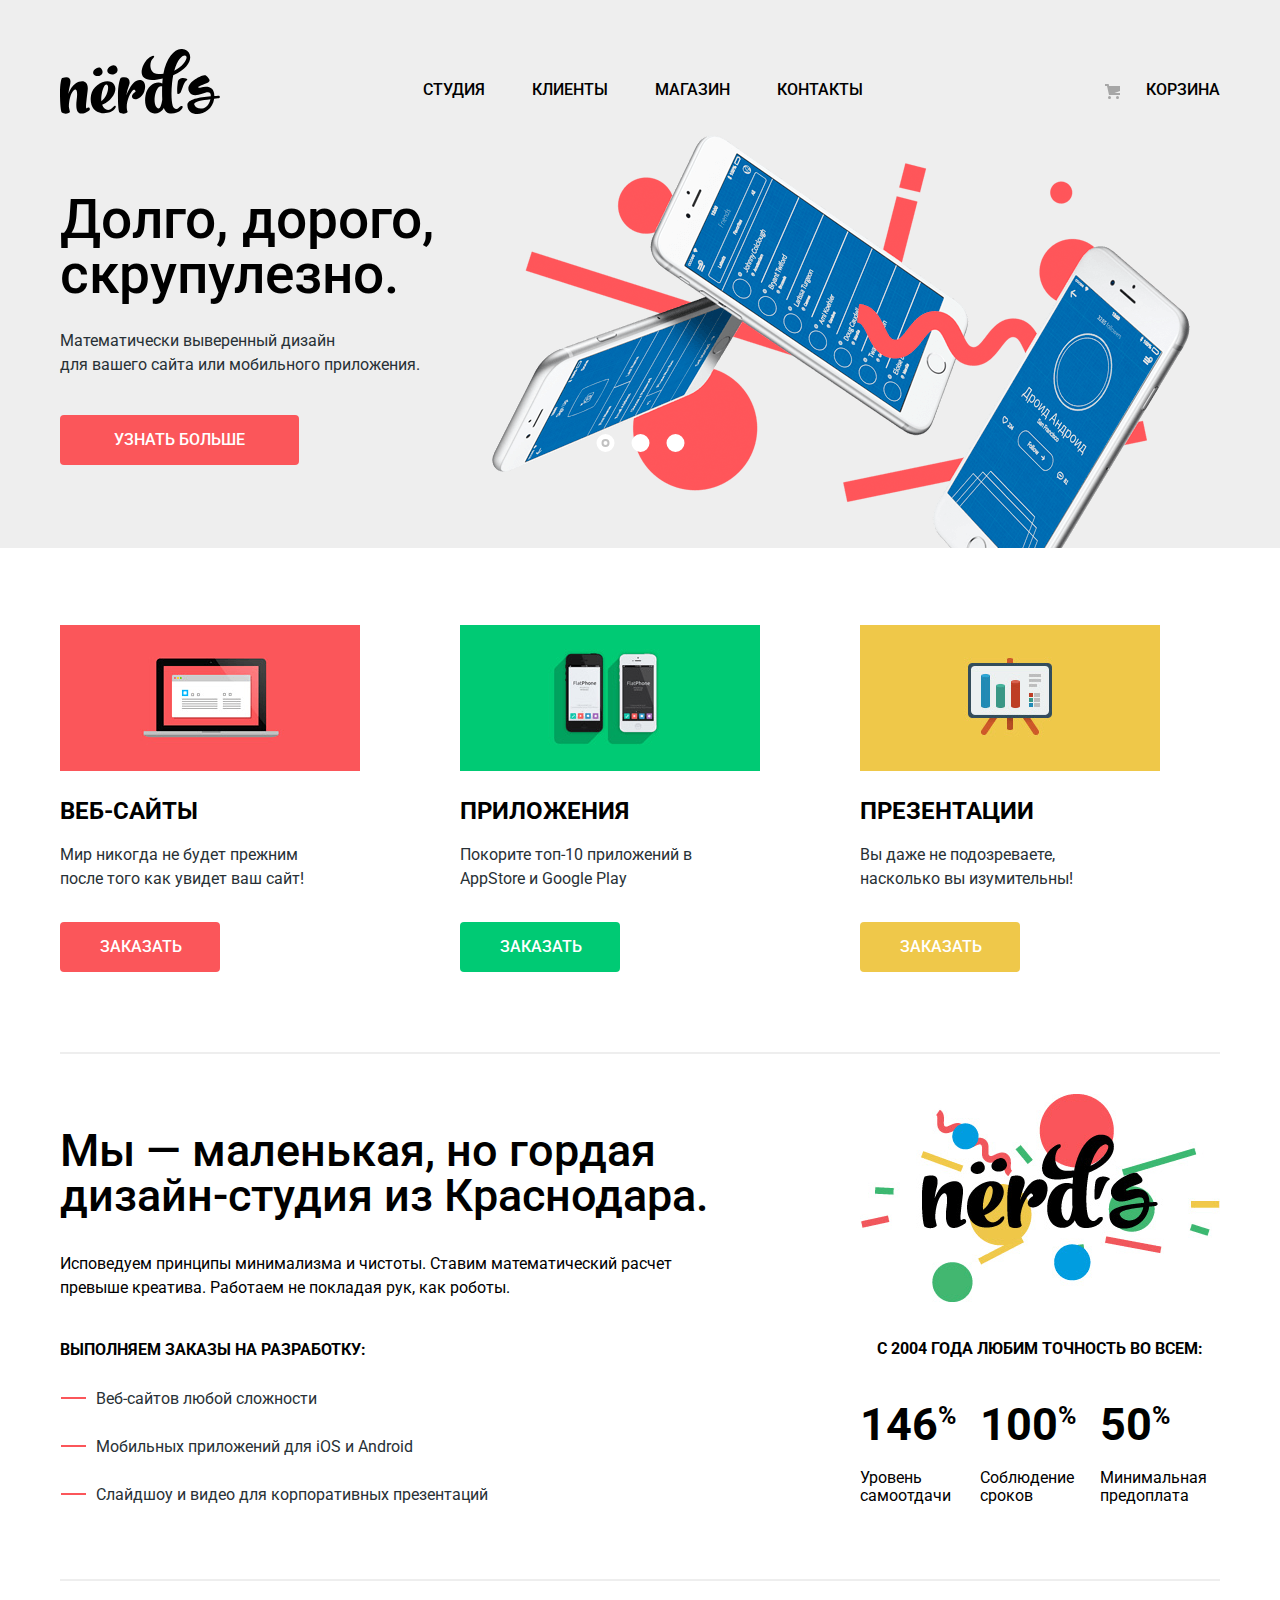
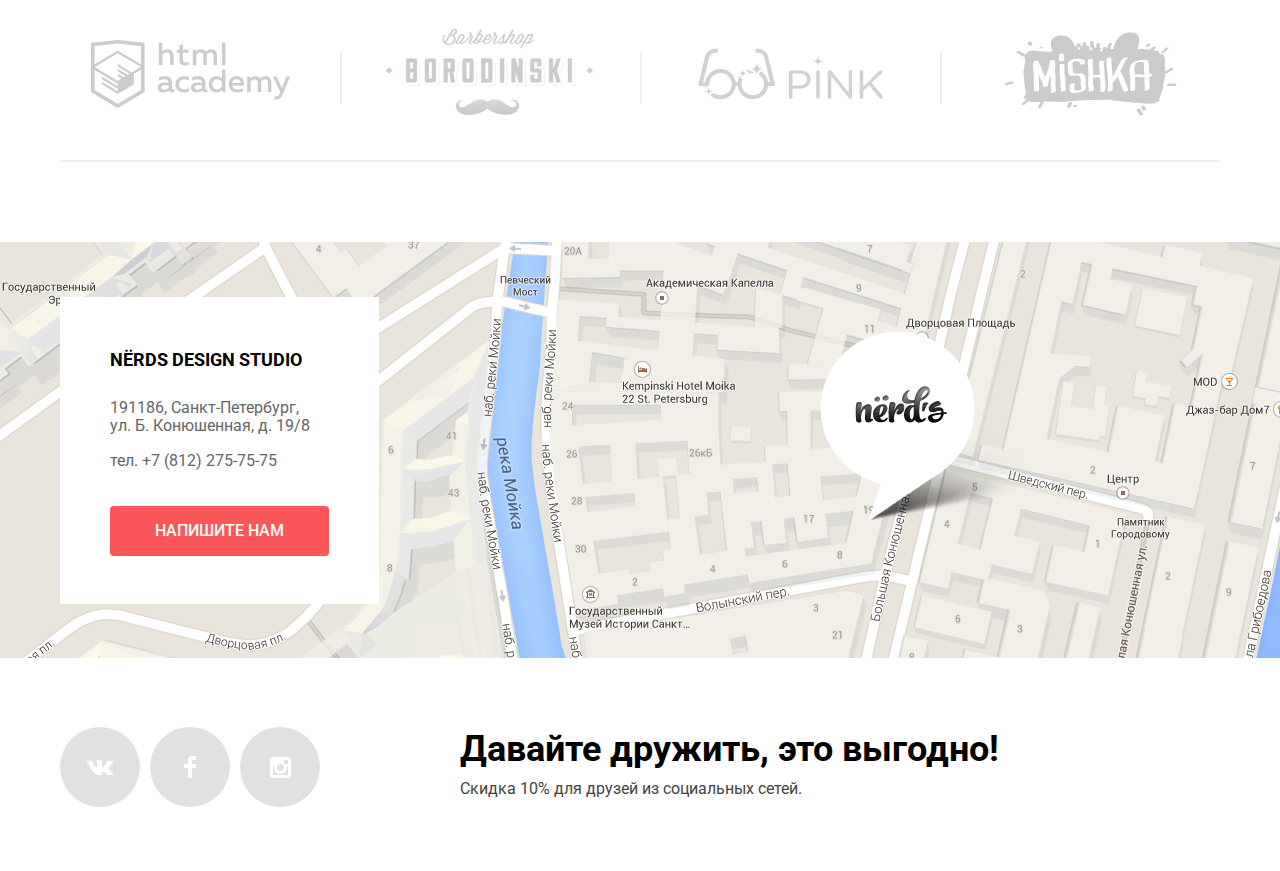
<file: index.html>
<!DOCTYPE html>
<html lang="ru">
  <head>
    <meta charset="utf-8">
    <title>Сайт компании Нёрдс</title>
    <link rel="stylesheet" href="css/min.normalize.css">
    <link rel="stylesheet" href="css/min.style.css">
    <link rel="icon" type="image/svg+xml" sizes="32x32" href="img/svg/nerds-logo.svg">
    <link rel="icon" type="image/svg+xml" sizes="16x16" href="img/svg/nerds-logo.svg">
    <link href="https://fonts.googleapis.com/css?family=Roboto:400,500,700&display=swap&subset=cyrillic" rel="stylesheet">
  </head>
  <body>
    <header class="page-header">
      <nav class="navigation">
        <a class="navigation-logo__link" href="index.html">
          <img src="img/svg/nerds-logo.svg" width="160" height="65" alt="Логотип Дизайн-студии «Нёрдс»">
        </a>
        <ul class="navigation__list">
          <li class="navigation__item"><a class="navigation__link" href="">Студия</a></li>
          <li class="navigation__item"><a class="navigation__link" href="">Клиенты</a></li>
          <li class="navigation__item"><a class="navigation__link" href="catalog.html">Магазин</a></li>
          <li class="navigation__item"><a class="navigation__link" href="">Контакты</a></li>
        </ul>
        <ul class="user-menu">
          <li class="user-menu__item">
            <a class="user-menu__link user-menu__link--cart" href="">Корзина</a>
          </li>
        </ul>
      </nav>
    </header>
    <main class="page-container">

      <h1 class="visually-hidden">Дизайн-студия «Нёрдс»</h1>
      <!-- Slider - Слайдеры -->
      <section class="slider">
        <h2 class="visually-hidden">Слайдеры</h2>

        <div class="slider__item slider__item--active">
          <p class="slider__appeal">Долго, дорого, <br> скрупулезно.</p>
          <p class="slider__text">Математически выверенный дизайн <br>
          для вашего сайта или мобильного приложения.</p>
          <a class="button slider__button" href="">Узнать больше</a>
        </div>
        <div class="slider__item">
          <p class="slider__appeal">Любим математику как никто другой</p>
          <p class="slider__text">Никакого креатива, только математические формулы для расчета идеальных пропорций.</p>
          <a class="button slider__button" href="">Узнать больше</a>
        </div>
        <div class="slider__item">
          <p class="slider__appeal">Только ночь, <br> только хардкор</p>
          <p class="slider__text">Работать днем, как все? Мы против этого. <br>
          Ближе к полуночи работа только начинается.</p>
          <a class="button slider__button" href="">Узнать больше</a>
        </div>

        <div class="slider__controls">
          <input type="radio" id="btn-1" class="slider__toggle visually-hidden" name="toggle" checked="">
          <label for="btn-1" class="slider__toggle-label"></label>
          <input type="radio" id="btn-2" class="slider__toggle visually-hidden" name="toggle">
          <label for="btn-2" class="slider__toggle-label"></label>
          <input type="radio" id="btn-3" class="slider__toggle visually-hidden" name="toggle">
          <label for="btn-3" class="slider__toggle-label"></label>
        </div>
      </section>
      <!-- Container - Контейнер центратор -->
      <div class="container">
        <!-- Service - Список возможнойстей студии -->
        <section class="service">
          <h2 class="visually-hidden">Список возможностей студии</h2>

          <ul class="service__list">
            <li class="service__item">
              <h3 class="service__title">Веб-сайты</h3>
              <img class="sevice__img" src="img/illustration-1.png" width="300" height="146" alt="Изображение Веб-сайтов">
              <p class="service__text">Мир никогда не будет прежним после того как увидет ваш сайт!</p>
              <a class="button button--red service__button" href="">Заказать</a>
            </li>

            <li class="service__item">
              <h3 class="service__title">Приложения</h3>
              <img class="sevice__img" src="img/illustration-2.png" width="300" height="146" alt="Изображение Приложений">
              <p class="service__text">Покорите топ-10 приложений в AppStore и Google Play</p>
              <a class="button button--green service__button" href="">Заказать</a>
            </li>

            <li class="service__item">
              <h3 class="service__title">Презентации</h3>
              <img class="sevice__img" src="img/illustration-3.png" width="300" height="146" alt="Изображение Презентаций">
              <p class="service__text">Вы даже не подозреваете, насколько вы изумительны!</p>
              <a class="button button--yellow service__button" href="">Заказать</a>
            </li>
          </ul>
        </section>
        <!-- Studio - Информация о студии -->
        <section class="studio">
          <h2 class="visually-hidden"> Информация о студии</h2>

          <div class="about-us">
            <p class="about-us__desc">Мы — маленькая, но гордая дизайн-студия из Краснодара.</p>

            <p class="about-us__text about-us__text--small">Исповедуем принципы минимализма и чистоты. Ставим математический расчет превыше креатива. Работаем не покладая рук, как роботы.</p>

            <p class="about-us__text about-us__text--bold">Выполняем заказы на разработку:</p>
            <ul class="about-us__list">
              <li class="about-us__item">Веб-сайтов любой сложности</li>
              <li class="about-us__item">Мобильных приложений для iOS и Android</li>
              <li class="about-us__item">Слайдшоу и видео для корпоративных презентаций</li>
            </ul>
          </div>
          <div class="statistics">
            <img src="img/nerds-illustration.png" width="360" height="208" alt="Логотип Дизайн-студии «Нёрдс»">
            <p class="statistics__text statistics__text--bold">с 2004 года любим точность во всем:</p>
            <ul class="statistics__list">
              <li class="statistics__item">
                <p class="statistics__percent">146<sup>%</sup></p>
                <p class="statistics__desc">Уровень самоотдачи</p>
              </li>
              <li class="statistics__item">
                <p class="statistics__percent">100<sup>%</sup></p>
                <p class="statistics__desc">Соблюдение сроков</p>
              </li>
              <li class="statistics__item">
                <p class="statistics__percent">50<sup>%</sup></p>
                <p class="statistics__desc">Минимальная предоплата</p>
              </li>
            </ul>
          </div>
        </section>
        <!-- Partners - Список партнеров -->
        <section class="partners">
          <h2 class="visually-hidden">Список партнеров</h2>

          <ul class="partners__list">
            <li class="partners__item">
              <a href="https://htmlacademy.ru/intensive/htmlcss">
                <img class="partners__img" src="img/partners/htmlacademy-logo1.png" width="199" height="68" alt="HTML Академия">
              </a>
            </li>
            <li class="partners__item">
              <a href=""><img class="partners__img" src="img/partners/barbershop-logo1.png" width="209" height="90" alt="Барбершоп «Бородинский»"></a>
            </li>
            <li class="partners__item">
              <a href=""><img class="partners__img" src="img/partners/pink-logo1.png" width="185" height="52" alt="Приложение Pink"></a>
            </li>
            <li class="partners__item">
              <a href=""><img class="partners__img" src="img/partners/mishka-logo1.png" width="173" height="84" alt="Магазин Мишка"></a>
            </li>
          </ul>
        </section>
      </div>
      <!-- Contacts - Контактная информация -->
      <section class="contacts">

        <h2 class="visually-hidden">Контактная информация</h2>

        <div class="contacts__map-container">
          <img src="img/map/map.png" width="1440" height="416" alt="Дизайн-студия NЁRDS расположена по адресу г. Санкт-Петербург, ул. Б. Конюшенная, д. 19/8">
        </div>

        <iframe class="contacts__map" src="https://www.google.com/maps/embed?pb=!1m18!1m12!1m3!1d1998.6037872533248!2d30.320858716177124!3d59.93871648187619!2m3!1f0!2f0!3f0!3m2!1i1024!2i768!4f13.1!3m3!1m2!1s0x4696310fca145cc1%3A0x42b32648d8238007!2z0JHQvtC70YzRiNCw0Y8g0JrQvtC90Y7RiNC10L3QvdCw0Y8g0YPQuy4sIDE5LzgsINCh0LDQvdC60YIt0J_QtdGC0LXRgNCx0YPRgNCzLCAxOTExODY!5e0!3m2!1sru!2sru!4v1581432568932!5m2!1sru!2sru"
        allowfullscreen="">
        </iframe>

        <div class="container">
          <div class="contacts__container">
            <div class="feedback">
              <h3 class="feedback__title">Nёrds design studio</h3>
              <p class="feedback__adress">191186, Санкт-Петербург, ул. Б.&nbsp;Конюшенная, д. 19/8</p>
              <a class="feedback__phone" href="tel:+7(812)275-75-75">тел. +7 (812) 275-75-75</a>

              <a class="button feedback__button" href="https://writeus.html">Напишите нам</a>
            </div>
          </div>
        </div>
      </section>
    </main>
    <!-- Footer - Подвал -->
    <footer class="page-footer">
      <div class="prompt">
        <p class="prompt__appeal">Давайте дружить, это выгодно!</p>
        <p class="prompt__discount">Скидка 10% для друзей из социальных сетей.</p>
      </div>

      <ul class="socials__list">
        <li class="socials__item">
          <a class="socials__link socials__link--vk" href=""><span class="visually-hidden">ссылка на аккаунт ВКонтакте</span></a>
        </li>
        <li class="socials__item">
          <a class="socials__link socials__link--fb" href=""><span class="visually-hidden">ссылка на аккаунт Фейсбук</span></a>
        </li>
        <li class="socials__item">
          <a class="socials__link socials__link--insta" href=""><span class="visually-hidden">ссылка на аккаунт Инстаграм</span></a>
        </li>
      </ul>
    </footer>
    <!-- Popup - Модальное окно -->
    <section class="popup">

      <h2 class="visually-hidden">Форма обратной связи</h2>

      <div class="message">
        <form  class="message__form" action="https://echo.htmlacademy.ru" method="post">

          <button class="popup__button-close" type="button" aria-label="Закрыть форму"></button>

          <p class="message__title">Напишите нам</p>

          <ul class="message__list">
            <li class="message__item">
              <label class="message__label" for="name">Ваше имя:</label>
              <input class="message__input" type="text" name="name" id="name" placeholder="Имя Фамилия">
            </li>
            <li class="message__item">
              <label class="message__label" for="mail">Ваш e-mail:</label>
              <input class="message__input" type="email" name="mail" id="mail" placeholder="email@example.com">
            </li>
            <li class="message__item message__letter">
              <label class="message__label" for="letter">Текст письма:</label>
              <textarea class="message__textarea" name="letter" id="letter" rows="5" placeholder="В свободной форме"></textarea>
            </li>
          </ul>

          <input class="button message__button"  type="submit" value="Отправить" aria-label="Отправить данные">
        </form>
      </div>
    </section>

    <script src="js/min.popup.js"></script>
    <script src="js/min.slider.js"></script>
  </body>
</html>
</file>
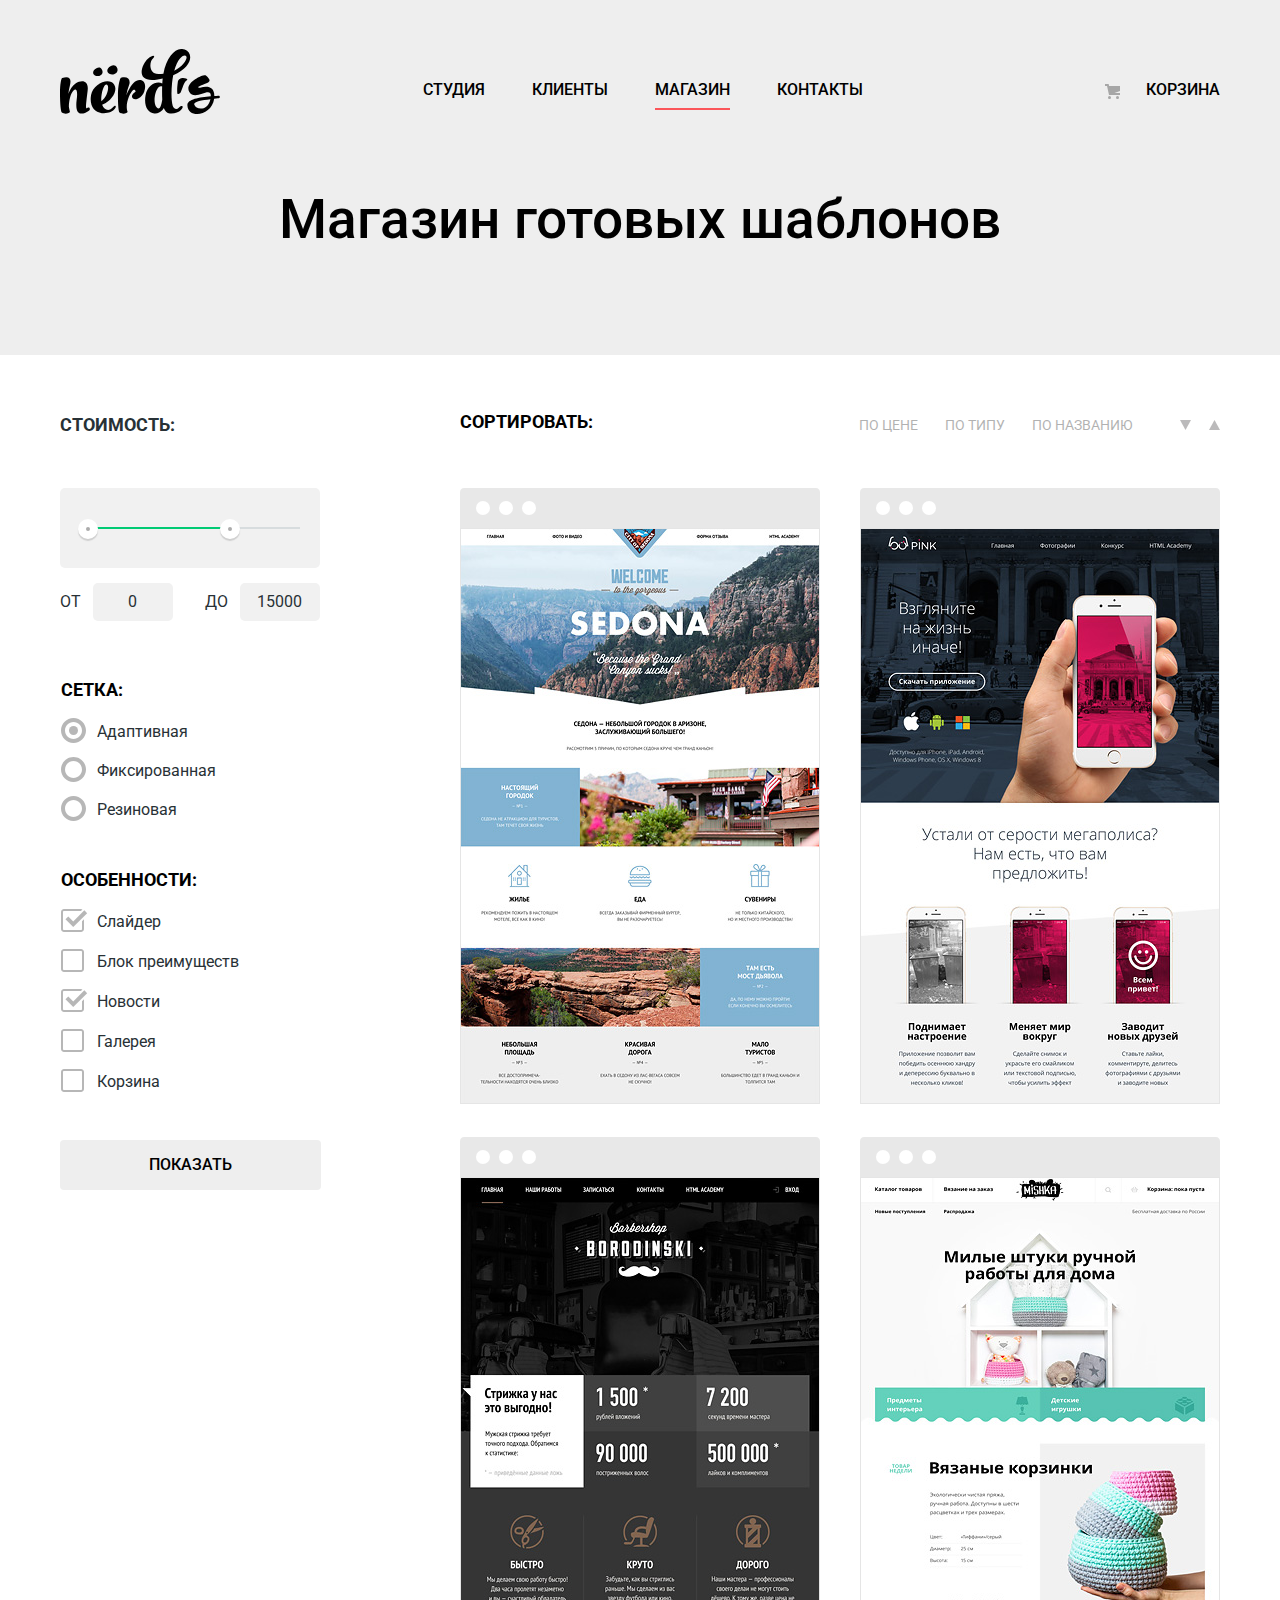
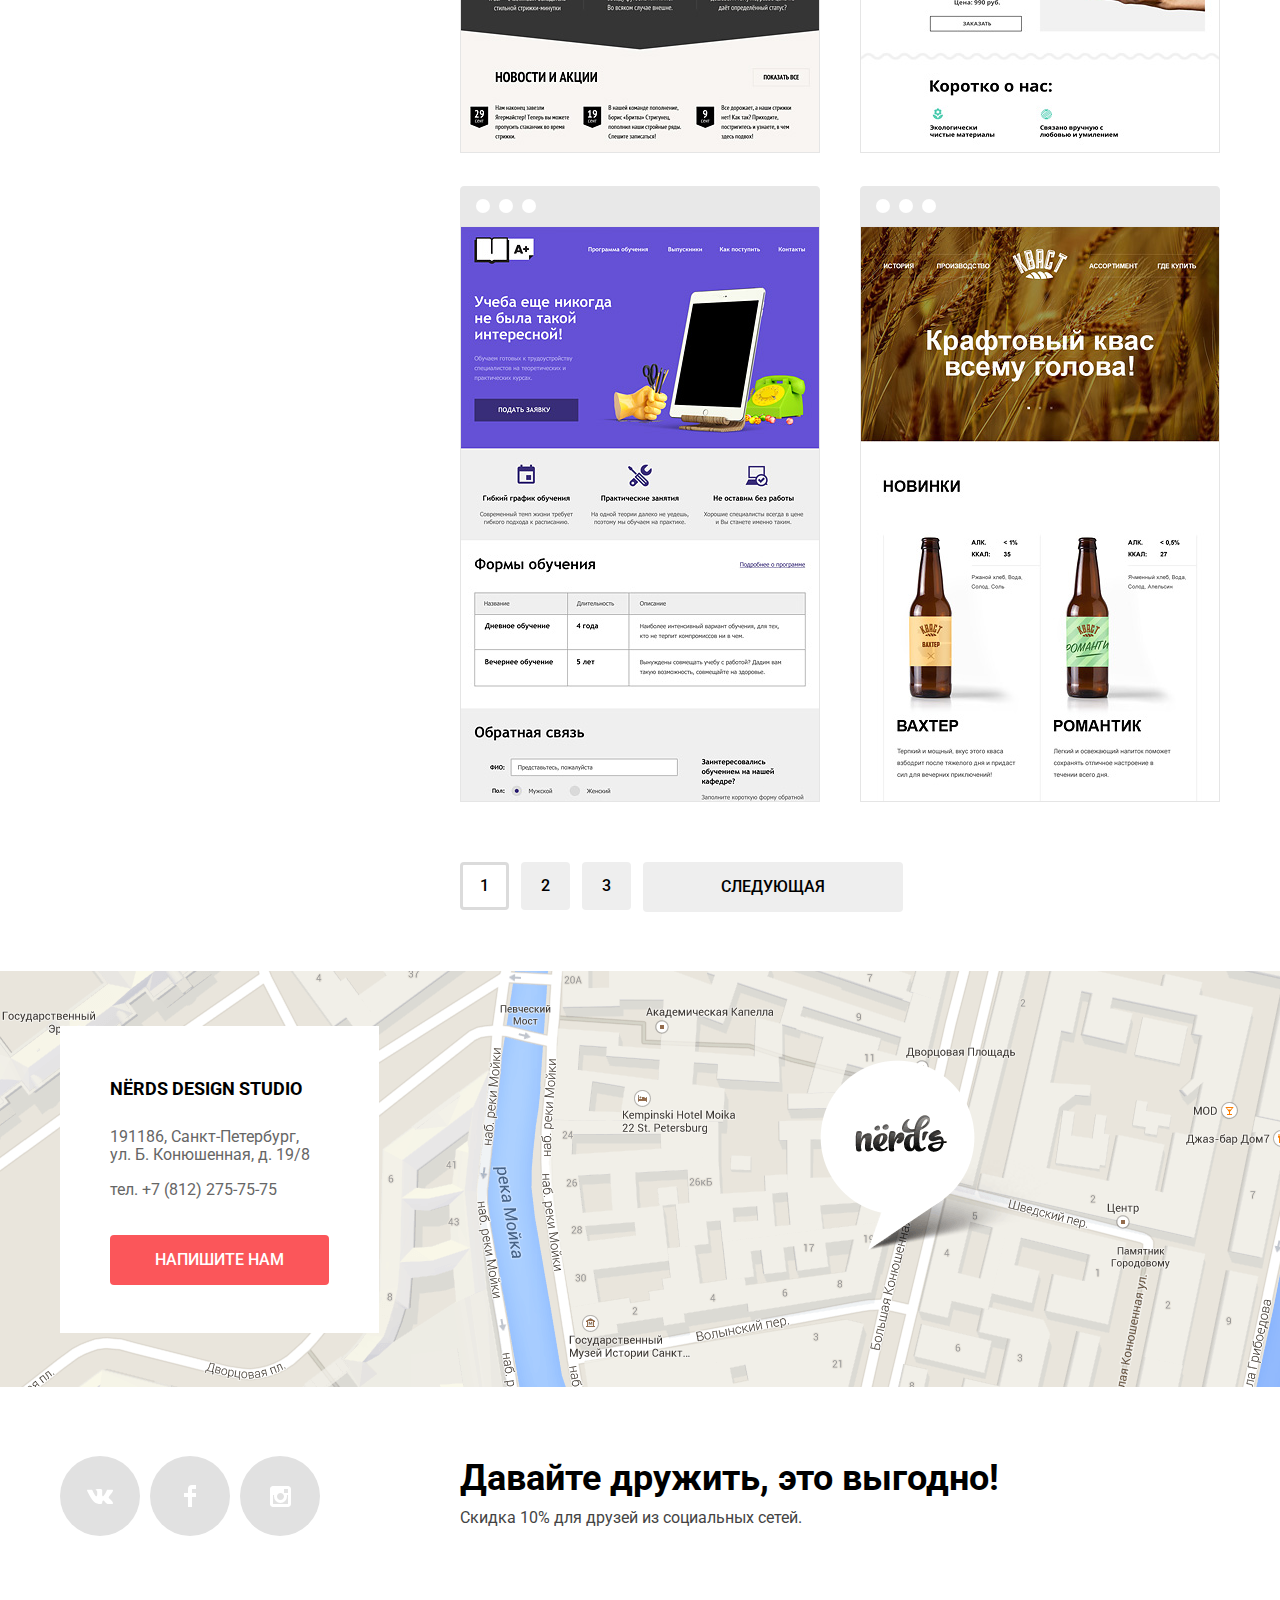
<file: catalog.html>
<!DOCTYPE html>
<html lang="ru">
  <head>
    <meta charset="utf-8">
    <title>Сайт компании Нёрдс</title>
    <link rel="stylesheet" href="css/min.normalize.css">
    <link rel="stylesheet" href="css/min.style.css">
    <link rel="icon" type="image/svg+xml" sizes="32x32" href="img/svg/nerds-logo.svg">
    <link rel="icon" type="image/svg+xml" sizes="16x16" href="img/svg/nerds-logo.svg">
    <link href="https://fonts.googleapis.com/css?family=Roboto:400,500,700&display=swap&subset=cyrillic" rel="stylesheet">
  </head>
  <body>
    <header class="page-header">
      <nav class="navigation">
        <a class="navigation-logo__link" href="index.html">
          <img src="img/svg/nerds-logo.svg" width="160" height="65" alt="Логотип Дизайн-студии «Нёрдс»">
        </a>
        <ul class="navigation__list">
          <li class="navigation__item"><a class="navigation__link" href="">Студия</a></li>
          <li class="navigation__item"><a class="navigation__link" href="">Клиенты</a></li>
          <li class="navigation__item"><a class="navigation__link navigation__link--current" href="catalog.html">Магазин</a></li>
          <li class="navigation__item"><a class="navigation__link" href="">Контакты</a></li>
        </ul>
        <ul class="user-menu">
          <li class="user-menu__item">
            <a class="user-menu__link user-menu__link--cart" href="">Корзина</a>
          </li>
        </ul>
      </nav>
    </header>
    <main class="page-container">

      <h1 class="page-container__title">Магазин готовых шаблонов</h1>

      <div class="container store">
        <!-- Filters - Фильтры -->
        <section class="filters">
          <h2 class="visually-hidden">Меню фильтров</h2>

          <form class="filter-form" action="https://echo.htmlacademy.ru" method="get">
            <!-- Cost-filter - Стоимость -->
            <fieldset class="filter-item">
              <legend>Стоимость:</legend>
              <div class="range-filter">
                <div class="range-controls">
                  <div class="scale">
                    <div class="bar"></div>
                  </div>
                  <div class="toggle toggle-min"></div>
                  <div class="toggle toggle-max"></div>
                </div>
                <div class="price-controls">
                  <label class="min-price">от <input name="min-price" type="number" value="0"></label>
                  <label class="max-price">до <input name="max-price" type="number" value="15000"></label>
                </div>
              </div>
            </fieldset>
            <!-- Network - Сетка -->
            <fieldset class="filter-form__network network">
              <legend class="network__title">Сетка:</legend>
              <ul class="network__list">
                <li class="network__item">
                  <input class="visually-hidden network__input network__input--radio" type="radio" id="adaptive" name="network" value="adaptive" checked>
                  <label class="network__label" for="adaptive">Адаптивная</label>
                </li>
                <li class="network__item">
                  <input class="visually-hidden network__input network__input--radio" type="radio" id="fixed" name="network" value="fixed">
                  <label class="network__label" for="fixed">Фиксированная</label>
                </li>
                <li class="network__item">
                  <input class="visually-hidden network__input network__input--radio" type="radio" id="elastic" name="network" value="elastic">
                  <label class="network__label" for="elastic">Резиновая</label>
                </li>
              </ul>
            </fieldset>
            <!-- Features - Особенности -->
            <fieldset class="filter-form__features features">
              <legend class="features__title">Особенности:</legend>
              <ul class="features__list">
                <li class="features__item">
                  <input class="visually-hidden features__input features__input--checkbox" type="checkbox" id="slider" name="slider" checked>
                  <label class="features__label" for="slider">Слайдер</label>
                </li>
                <li class="features__item">
                  <input class="visually-hidden features__input features__input--checkbox" type="checkbox" id="advantages"  name="advantages">
                  <label class="features__label" for="advantages">Блок преимуществ</label>
                </li>
                <li class="features__item">
                  <input class="visually-hidden features__input features__input--checkbox" type="checkbox" id="news" name="news" checked>
                  <label class="features__label" for="news">Новости</label>
                </li>
                <li class="features__item">
                  <input class="visually-hidden features__input features__input--checkbox" type="checkbox" id="gallery" name="gallery">
                  <label class="features__label" for="gallery">Галерея</label>
                </li>
                <li class="features__item">
                  <input class="visually-hidden features__input features__input--checkbox" type="checkbox" id="basket" name="basket">
                 <label class="features__label" for="basket">Корзина</label>
                </li>
              </ul>
            </fieldset>
            <input class="button button--grey filter-form__button" type="submit" name="show" value="Показать" aria-label="Показать выбранное">
          </form>
        </section>
        <!-- Catalog - Список демонстрационных сайтов -->
        <section class="catalog">
          <h2 class="visually-hidden">Список демонстрационных сайтов</h2>
          <!-- Sort - Сортировать -->
          <section class="sort">
            <h2 class="sort__title">Сортировать:</h2>
            <ul class="sort__list">
              <li class="sort__item">
                <a class="sort__link sort__link--current" href="" rel="nofollow">По цене</a>
              </li>
              <li class="sort__item">
                <a class="sort__link" href="" rel="nofollow">По типу</a>
              </li>
              <li class="sort__item">
                <a class="sort__link" href="" rel="nofollow">По названию</a>
              </li>
            </ul>
            <ul class="direction ">
              <li class="direction__item ">
                <a class="sort__link sort__link--current" href="" rel="nofollow">
                  <img class="direction__img" src="img/svg/icon-down-dir.svg" width="11" height="10" alt="Стрелка вниз"><span class="visually-hidden">По убыванию</span>
                </a>
              </li>
              <li class="direction__item">
                <a class="sort__link" href="" rel="nofollow">
                  <img class="direction__img" src="img/svg/icon-up-dir.svg" width="11" height="10" alt="Стрелка вверх"><span class="visually-hidden">По возрастанию</span>
                </a>
              </li>
            </ul>
          </section>
          <!-- Catalog_list - Список демонстрационных сайтов -->
          <ul class="catalog__list">
            <li class="catalog__item">
              <img class="catalog__img" src="img/content/img-sedona.png" width="360" height="576" alt="Образец первой страницы сайта Седона">
              <div class="catalog__hover">
                <h3 class="catalog__title"><a href="" class="catalog__link">Sedona</a></h3>
                <p class="catalog__desc catalog__desc--sedona">Информационный сайт для туристов</p>
                <a class="button catalog__button" href="" aria-label="Стоимость разработки">9 900 руб.</a>
              </div>
            </li>
            <li class="catalog__item">
              <img src="img/content/img-pink.png" width="360" height="576" alt="Образец первой страницы сайта приложения Пинк">
              <div class="catalog__hover">
                <h3 class="catalog__title"><a href="" class="catalog__link">Pink App</a></h3>
                <p class="catalog__desc catalog__desc--pink-app">Продуктовый лендинг приложения для iOS и Android</p>
                <a class="button catalog__button" href="" aria-label="Стоимость разработки">9 900 руб.</a>
              </div>
            </li>
            <li class="catalog__item">
              <a href=""><img src="img/content/img-barbershop.png" width="360" height="576" alt="Образец первой страницы сайта Барбершоп «Бородинский»"></a>
              <div class="catalog__hover">
                <h3 class="catalog__title"><a href="" class="catalog__link">Barbershop</a></h3>
                <p class="catalog__desc catalog__desc--barbershop">Сайт салона красоты. Для мужчин, да.</p>
                <a class="button catalog__button" href="" aria-label="Стоимость разработки">9 900 руб.</a>
              </div>
            </li>
            <li class="catalog__item">
              <a href=""><img src="img/content/img-mishka.png" width="360" height="576" alt="Образец первой страницы сайта магазина вязаных игрушек Мишка"></a>
              <div class="catalog__hover">
                <h3 class="catalog__title"><a href="" class="catalog__link">Mishka</a></h3>
                <p class="catalog__desc catalog__desc--mishka">Интернет-магазин вязаных игрушек</p>
                <a class="button catalog__button" href="" aria-label="Стоимость разработки">9 900 руб.</a>
              </div>
            </li>
            <li class="catalog__item">
              <a href=""><img src="img/content/img-aplus.png" width="360" height="576" alt="Образец первой страницы сайта курсов повышения квалификации А плюс"></a>
              <div class="catalog__hover">
                <h3 class="catalog__title"><a href="" class="catalog__link">A Plus</a></h3>
                <p class="catalog__desc catalog__desc--a-plus">Лендинг курсов повышения квалификации</p>
                <a class="button catalog__button" href="" aria-label="Стоимость разработки">9 900 руб.</a>
              </div>
            </li>
            <li class="catalog__item">
              <a href=""><img src="img/content/img-kvast.png" width="360" height="576" alt="Образец первой страницы сайта Кваст"></a>
              <div class="catalog__hover">
                <h3 class="catalog__title"><a href="" class="desc__link">Кваст</a></h3>
                <p class="catalog__desc catalog__desc--kvast">Промо-сайт производителя крафтового кваса</p>
                <a class="button catalog__button" href="" aria-label="Стоимость разработки">9 900 руб.</a>
              </div>
            </li>
          </ul>
          <!-- Pagination - Нумерация страниц -->
          <div class="pagination">
            <ul class="pagination__list">
              <li class="pagination__item"><a class="pagination__link pagination__link--current">1</a></li>
              <li class="pagination__item"><a class="pagination__link" href="">2</a></li>
              <li class="pagination__item"><a class="pagination__link" href="">3</a></li>
              <li class="pagination__item">
                <button class="button button--grey pagination__button" type="button" aria-label="Кнопка перехода на следующую страницу">Следующая</button>
              </li>
            </ul>
          </div>
        </section>
      </div>
      <!-- Contacts - Контактная информация -->
      <section class="contacts">

        <h2 class="visually-hidden">Контактная информация</h2>

        <div class="contacts__map-container">
          <img src="img/map/map.png" width="1440" height="416" alt="Дизайн-студия NЁRDS расположена по адресу г. Санкт-Петербург, ул. Б. Конюшенная, д. 19/8">
        </div>

        <iframe class="contacts__map" src="https://www.google.com/maps/embed?pb=!1m18!1m12!1m3!1d1998.6037872533248!2d30.320858716177124!3d59.93871648187619!2m3!1f0!2f0!3f0!3m2!1i1024!2i768!4f13.1!3m3!1m2!1s0x4696310fca145cc1%3A0x42b32648d8238007!2z0JHQvtC70YzRiNCw0Y8g0JrQvtC90Y7RiNC10L3QvdCw0Y8g0YPQuy4sIDE5LzgsINCh0LDQvdC60YIt0J_QtdGC0LXRgNCx0YPRgNCzLCAxOTExODY!5e0!3m2!1sru!2sru!4v1581432568932!5m2!1sru!2sru"
        allowfullscreen="">
        </iframe>

        <div class="container">
          <div class="contacts__container">
            <div class="feedback">
              <h3 class="feedback__title">Nёrds design studio</h3>
              <p class="feedback__adress">191186, Санкт-Петербург, ул. Б.&nbsp;Конюшенная, д. 19/8</p>
              <a class="feedback__phone" href="tel:+7(812)275-75-75">тел. +7 (812) 275-75-75</a>

              <a class="button feedback__button" href="https://writeus.html">Напишите нам</a>
            </div>
          </div>
        </div>
      </section>
    </main>
    <!-- Footer - Подвал -->
    <footer class="page-footer">
      <div class="prompt">
        <p class="prompt__appeal">Давайте дружить, это выгодно!</p>
        <p class="prompt__discount">Скидка 10% для друзей из социальных сетей.</p>
      </div>

      <ul class="socials__list">
        <li class="socials__item">
          <a class="socials__link socials__link--vk" href=""><span class="visually-hidden">ссылка на аккаунт ВКонтакте</span></a>
        </li>
        <li class="socials__item">
          <a class="socials__link socials__link--fb" href=""><span class="visually-hidden">ссылка на аккаунт Фейсбук</span></a>
        </li>
        <li class="socials__item">
          <a class="socials__link socials__link--insta" href=""><span class="visually-hidden">ссылка на аккаунт Инстаграм</span></a>
        </li>
      </ul>
    </footer>
    <!-- Popup - Модальное окно -->
    <section class="popup">

      <h2 class="visually-hidden">Форма обратной связи</h2>

      <div class="message">
        <form  class="message__form" action="https://echo.htmlacademy.ru" method="post">

          <button class="popup__button-close" type="button" aria-label="Закрыть форму"></button>

          <p class="message__title">Напишите нам</p>

          <ul class="message__list">
            <li class="message__item">
              <label class="message__label" for="name">Ваше имя:</label>
              <input class="message__input" type="text" name="name" id="name" placeholder="Имя Фамилия">
            </li>
            <li class="message__item">
              <label class="message__label" for="mail">Ваш e-mail:</label>
              <input class="message__input" type="email" name="mail" id="mail" placeholder="email@example.com">
            </li>
            <li class="message__item message__letter">
              <label class="message__label" for="letter">Текст письма:</label>
              <textarea class="message__textarea" name="letter" id="letter" rows="5" placeholder="В свободной форме"></textarea>
            </li>
          </ul>

          <input class="button message__button"  type="submit" value="Отправить" aria-label="Отправить данные">
        </form>
      </div>
    </section>

    <script src="js/min.popup.js"></script>
  </body>
</html>
</file>
<file: css/min.style.css>
@-webkit-keyframes bounce{0%{-webkit-transform:translateY(-2000px);transform:translateY(-2000px)}70%{-webkit-transform:translateY(30px);transform:translateY(30px)}90%{-webkit-transform:translateY(-10px);transform:translateY(-10px)}to{-webkit-transform:translateY(0);transform:translateY(0)}}@keyframes bounce{0%{-webkit-transform:translateY(-2000px);transform:translateY(-2000px)}70%{-webkit-transform:translateY(30px);transform:translateY(30px)}90%{-webkit-transform:translateY(-10px);transform:translateY(-10px)}to{-webkit-transform:translateY(0);transform:translateY(0)}}@-webkit-keyframes shake{0%,to{-webkit-transform:translateX(0);transform:translateX(0)}10%,30%,50%,70%,90%{-webkit-transform:translateX(-10px);transform:translateX(-10px)}20%,40%,60%,80%{-webkit-transform:translateX(10px);transform:translateX(10px)}}@keyframes shake{0%,to{-webkit-transform:translateX(0);transform:translateX(0)}10%,30%,50%,70%,90%{-webkit-transform:translateX(-10px);transform:translateX(-10px)}20%,40%,60%,80%{-webkit-transform:translateX(10px);transform:translateX(10px)}}*,::after,::before{-webkit-box-sizing:inherit;box-sizing:inherit}html{-webkit-box-sizing:border-box;box-sizing:border-box}body{font-family:'Roboto',Tahoma,sans-serif;font-style:normal;font-size:16px;font-weight:400;line-height:24px;color:#000;background-color:#fff;min-width:1200px;margin:0;padding:0}a{text-decoration:none}.visually-hidden{position:absolute;width:1px;height:1px;margin:-1px;border:0;padding:0;clip:rect(0 0 0 0);overflow:hidden}.button{display:inline-block;font-weight:500;line-height:18px;text-transform:uppercase;text-align:center;vertical-align:middle;color:#fff;background-color:#fb565a;border:0;border-radius:4px;padding:16px 54px;cursor:pointer}.button:focus,.button:hover{background-color:#e74246}.button:active{-webkit-box-shadow:inset 0 3px 0 0 rgba(0,1,1,.1);box-shadow:inset 0 3px 0 0 rgba(0,1,1,.1);color:rgba(255,255,255,.3);background-color:#d7373b}.button--green{background-color:#00ca74}.button--green:hover{background-color:#00bc6c}.button--green:active{background-color:#00aa62}.button--yellow{background-color:#efc84a}.button--yellow:hover{background-color:#eab534}.button--yellow:active{background-color:#e5a722}.button--grey{color:#000;background-color:#eee}.button--grey:hover{background-color:#dfdfdf}.button--grey:active{color:rgba(0,0,0,.3);background-color:#d5d5d5}.page-header{background-color:#eee;width:100%;height:100%;margin:0;padding:0}.navigation,.navigation__list{display:-webkit-box;display:-ms-flexbox;display:flex;-ms-flex-wrap:wrap;flex-wrap:wrap;-webkit-box-pack:center;-ms-flex-pack:center;justify-content:center;-ms-flex-line-pack:center;align-content:center;-webkit-box-align:center;-ms-flex-align:center;align-items:center}.navigation{font-size:16px;font-weight:500;line-height:30px;text-transform:uppercase;width:1200px;margin:0 auto;padding:49px 20px 0;-webkit-box-sizing:border-box;box-sizing:border-box}.navigation-logo__link[href]:hover{opacity:.8}.navigation-logo__link[href]:active{opacity:.3}.navigation__list{max-width:540px;margin:0 0 0 160px;padding:7px 20px 0}.navigation__item{padding:0 24px 0 23px}.navigation__item:first-of-type{margin-left:auto}.navigation__item:last-of-type{margin-right:auto}.user-menu{margin:0 0 0 auto;padding-top:7px;padding-bottom:0}.user-menu__link--cart{position:relative;padding-left:15px}.user-menu__link--cart::before{content:"";position:absolute;top:4px;left:-26px;width:15px;height:15px;background-color:#eee;background-image:url(../img/svg/cart-icon.svg);background-position:center;background-repeat:no-repeat}.navigation__list,.user-menu{list-style:none}.navigation__link,.user-menu__link{position:relative;color:#000}.navigation__link:focus,.navigation__link:hover{color:#fb565a}.navigation__link:active{color:#000;opacity:.3}.navigation__link--current::after{content:"";position:absolute;bottom:-11px;left:0;width:100%;height:2px;background-color:#fb565a}.user-menu__link:focus,.user-menu__link:hover{color:#fb565a}.user-menu__link:active{color:#000;opacity:.3}.page-container,.slider{width:auto}.slider{position:relative;background-color:#eee;margin:0;padding:0}.slider__item{display:none;-webkit-box-orient:vertical;-webkit-box-direction:normal;-ms-flex-direction:column;flex-direction:column;-webkit-box-align:start;-ms-flex-align:start;align-items:flex-start;width:1200px;height:424px;margin-left:auto;margin-right:auto;padding-left:20px;padding-right:20px}.slider__item:nth-of-type(1){background-image:url(../img/sliders/slide1.png);background-repeat:no-repeat;background-position:90% 100%}.slider__item:nth-of-type(2),.slider__item:nth-of-type(3){background-image:url(../img/sliders/slide2.png);background-repeat:no-repeat;background-position:90% 100%}.slider__item:nth-of-type(3){background-image:url(../img/sliders/slide3.png)}.slider__item--active{display:flex}.slider__appeal{font-size:55px;font-weight:500;line-height:55px;color:#000;margin:0;padding-top:68px;padding-bottom:27px}.slider__text{line-height:24px;color:#283136;width:440px;margin:0;padding-bottom:38px}.slider__item:nth-of-type(2) .slider__appeal{width:525px}.slider__item:nth-of-type(2).slider__text{width:425px}.slider__button{margin:0}.slider__controls{position:absolute;right:50%;bottom:95px;-webkit-transform:translateX(50%);-ms-transform:translateX(50%);transform:translateX(50%)}.slider__toggle-label{position:relative;display:inline-block;width:18px;height:18px;margin:1px 6px -1px 7px;-webkit-box-sizing:border-box;box-sizing:border-box;vertical-align:middle;background-color:#fff;border:5px solid #fff;border-radius:50%;cursor:pointer}.slider__toggle:checked+.slider__toggle-label::before{content:"";position:absolute;top:0;left:0;width:8px;height:8px;-webkit-box-sizing:border-box;box-sizing:border-box;border:2px solid #c1c1c1;border-radius:50%}.container{position:relative;margin:0 auto;width:1200px}.service{padding-top:77px}.service__item,.service__list{display:-webkit-box;display:-ms-flexbox;display:flex}.service__list{-ms-flex-wrap:wrap;flex-wrap:wrap;position:relative;margin:0;padding-right:20px;padding-left:20px;padding-bottom:82px;list-style:none}.service__list::after{content:"";position:absolute;bottom:0;left:20px;width:calc(100% - 40px);border-bottom:2px solid #eee}.service__item{-webkit-box-orient:vertical;-webkit-box-direction:normal;-ms-flex-direction:column;flex-direction:column;-webkit-box-align:start;-ms-flex-align:start;align-items:flex-start;width:300px}.service__item:nth-of-type(2),.service__item:nth-of-type(3){margin-left:100px}.service__title{font-size:24px;font-weight:700;line-height:30px;text-transform:uppercase;color:#000;margin-top:25px;margin-bottom:17px}.sevice__img{-webkit-box-ordinal-group:0;-ms-flex-order:-1;order:-1}.service__text{color:#283136;margin:0;padding:0 25px 31px 0}.service__button{padding-right:40px;padding-left:40px;width:160px}.studio{position:relative;display:-webkit-box;display:-ms-flexbox;display:flex;-webkit-box-pack:center;-ms-flex-pack:center;justify-content:center;margin:0;padding-top:40px;padding-bottom:50px}.studio::after{content:"";position:absolute;bottom:0;left:20px;width:calc(100% - 40px);height:2px;background-color:#eee}.about-us{width:670px;margin-right:130px}.about-us__desc{font-size:45px;font-weight:500;line-height:45px;color:#000;margin:0;padding-top:34px}.about-us__text{margin:0;padding:0}.about-us__text--small{padding-top:34px}.about-us__text--bold,.statistics__text--bold{font-weight:700;text-transform:uppercase;color:#000}.about-us__text--bold{padding-top:38px;padding-bottom:25px}.statistics__text--bold{text-align:center;margin:0;padding-top:28px}.about-us__list{margin:0;padding:0;list-style:none}.about-us__item{position:relative;color:#283136;margin:0 0 24px 36px}.about-us__item::before{content:"";position:absolute;bottom:12px;left:-35px;width:25px;height:2px;background-color:#fb565a}.statistics__list{display:-webkit-box;display:-ms-flexbox;display:flex;padding:0;list-style:none}.statistics__item{width:100px;margin:0 20px 0 0}.statistics__percent{font-size:45px;font-weight:700;line-height:10px;text-transform:uppercase;margin:0;padding-top:43px}.statistics__percent sup{font-size:25px;top:-16px}.statistics__desc{font-size:16px;line-height:18px;margin:0;padding-top:37px}.partners{position:relative;margin-bottom:82px}.partners::after{content:"";position:absolute;left:20px;width:calc(100% - 40px);border-bottom:2px solid #eee}.partners__list{display:-webkit-box;display:-ms-flexbox;display:flex;-ms-flex-wrap:wrap;flex-wrap:wrap;-ms-flex-pack:distribute;-webkit-box-pack:start;justify-content:flex-start;-webkit-box-align:center;-ms-flex-align:center;align-items:center;margin:0;padding:48px 0 34px;list-style:none}.partners__item{position:relative;-ms-flex-preferred-size:50%;flex-basis:25%;text-align:center}.partners__item:not(:nth-of-type(4n+1))::after{content:"";position:absolute;left:0;bottom:50%;width:2px;height:52px;border-left:2px solid #eee;-webkit-transform:translateY(50%);-ms-transform:translateY(50%);transform:translateY(50%)}.partners__img{position:relative;opacity:.2}.partners__img:hover{opacity:1}.partners__img:active{opacity:.1}.contacts{min-width:1200px;height:416px;margin:0}.contacts__map-container{position:absolute;width:100%;height:416px;text-align:center;overflow:hidden}.contacts__map,.contacts__map-container,.price-controls label{display:inline-block;vertical-align:middle}.contacts__map{position:absolute;width:100%;height:416px;border:0;text-align:center}.contacts__container{position:absolute;left:0;top:55px}.feedback{width:319px;height:307px;margin:auto auto auto 20px;padding:48px 50px 50px;background-color:#fff;-webkit-box-sizing:border-box;box-sizing:border-box}.feedback__title,.filter-item legend{font-size:18px;text-transform:uppercase;font-weight:700}.feedback__title{margin:0 0 24px;line-height:30px}.feedback__adress,.feedback__phone{font-size:16px;font-weight:400;line-height:18px;color:#666}.feedback__adress{width:210px;margin:0 0 14px}.feedback__phone{display:inline-block;margin:0 0 36px}.feedback__button{width:100%;padding-left:4px;padding-right:5px}.page-footer{display:-webkit-box;display:-ms-flexbox;display:flex;-webkit-box-align:center;-ms-flex-align:center;align-items:center;width:1200px;margin:0 auto;padding-top:69px;padding-bottom:59px}.prompt{-webkit-box-ordinal-group:2;-ms-flex-order:1;order:1;margin:0 0 0 135px}.prompt__appeal{font-size:36px;font-weight:700;line-height:36px;margin:0}.prompt__discount{font-size:16px;font-weight:400;line-height:22px;color:#444;margin:0;padding-top:11px;padding-bottom:9px}.socials__list{display:-webkit-box;display:-ms-flexbox;display:flex;-ms-flex-wrap:wrap;flex-wrap:wrap;-ms-flex-pack:distribute;-webkit-box-pack:start;justify-content:flex-start;-webkit-box-align:center;-ms-flex-align:center;align-items:center;list-style:none;max-width:280px;margin:0 0 0 15px;padding:0}.socials__item{margin:0 5px 5px}.socials__link{position:relative;display:block;width:80px;height:80px;background-color:#e1e1e1;border-radius:50%}.socials__link::after{content:"";position:absolute;bottom:50%;right:50%;width:26px;height:26px;background-position:center;background-repeat:no-repeat;-webkit-transform:translateX(50%) translateY(50%);-ms-transform:translateX(50%) translateY(50%);transform:translateX(50%) translateY(50%)}.socials__link--vk::after{background-image:url(../img/svg/vk-icon.svg)}.socials__link--fb::after{background-image:url(../img/svg/fb-icon.svg)}.socials__link--insta::after{background-image:url(../img/svg/insta-icon.svg)}.socials__link:hover{background-color:#e74246}.socials__link:active::after{opacity:.3}.socials__link:active{background-color:#d7373b;-webkit-box-shadow:inset 0 3px 0 0 rgba(0,1,1,.1);box-shadow:inset 0 3px 0 0 rgba(0,1,1,.1)}.page-container__title{font-size:55px;font-weight:500;line-height:55px;color:#000;text-align:center;background-color:#eee;width:100%;margin:0;padding-top:68px;padding-bottom:108px}.store{display:-webkit-box;display:-ms-flexbox;display:flex;padding-top:52px}.filters{color:#283136;width:261px;padding-top:6px}.filter-item{margin:0;padding:0 0 54px 20px;border:0}.range-filter{width:260px;margin-top:51px}.filter-item legend{line-height:24px}.range-controls{position:relative;height:80px;margin-bottom:15px;padding-top:39px;padding-right:20px;padding-left:20px;background-color:#f1f1f1;border-radius:5px}.range-controls .scale{height:2px;background:#d7dcde}.range-controls .bar{width:70%;height:2px;background:#00ca74}.range-controls .toggle{position:absolute;top:31px;left:0;width:20px;height:20px;padding:0;border:8px solid #fff;background-color:#ababab;-webkit-box-shadow:0 2px 1px 0 #cfcfcf;box-shadow:0 2px 1px 0 #cfcfcf;border-radius:50%;cursor:pointer}.range-controls .toggle-min{left:18px}.range-controls .toggle-max{left:160px}.price-controls{font-size:0}.price-controls label{width:50%;font-size:16px;text-transform:uppercase}.price-controls input{font-family:'Roboto',Arial,sans-serif;font-size:16px;text-align:center;color:#283136;width:80px;margin-left:8px;padding:10px 0 10px 14px;border:0;border-radius:5px;background:#f1f1f1}.max-price{text-align:right}.network{margin:0 0 0 21px;padding:0 0 28px}.filter-form__network{border:0}.network__title{font-size:18px;font-weight:700;line-height:30px;text-transform:uppercase;color:#000}.network__list{margin:0;padding:15px 0 0;list-style:none}.network__item{margin-bottom:15px}.network__input{font-size:16px;font-weight:400;line-height:20px}.network__label{position:relative;display:block;cursor:pointer;padding-left:36px}.network__input+.network__label::before{content:"";position:absolute;top:-2px;left:0;width:25px;height:25px;background-image:url(../img/svg/radio-off.svg);background-repeat:no-repeat;background-position:center;opacity:.4}.network__input:checked+.network__label::before{content:"";position:absolute;top:-2px;left:0;width:25px;height:25px;background-image:url(../img/svg/radio-on.svg);background-repeat:no-repeat;background-position:center;opacity:.4}.network__input+.network__label:focus::before,.network__input+.network__label:hover::before,.network__input:checked+.network__label:focus::before,.network__input:checked+.network__label:hover::before{opacity:1}.network__input:disabled+.network__label::before{opacity:.1;cursor:default}.network__input:disabled+.network__label{opacity:.3;cursor:default}.network__input:focus+.network__label{-webkit-box-shadow:0 0 0 4px #739bf7;box-shadow:0 0 0 4px #739bf7}.features{margin:0;padding:0 0 30px 21px}.filter-form__features{border:0}.filter-form__button{margin-left:20px;padding-left:89px;padding-right:89px}.features__title{font-size:18px;font-weight:700;line-height:30px;text-transform:uppercase;color:#000}.features__list{margin:0;padding:15px 0 0;list-style:none}.features__item{margin-bottom:16px}.features__input{font-size:16px;font-weight:400;line-height:20px}.features__label{position:relative;display:block;cursor:pointer;padding-left:36px}.features__input+.features__label::before{content:"";position:absolute;top:-2px;left:-2px;width:27px;height:25px;background-image:url(../img/svg/checkbox-off.svg);background-repeat:no-repeat;background-position:center;opacity:.4}.features__input:checked+.features__label::before{background-image:none}.features__input:checked+.features__label::after{content:"";position:absolute;top:-2px;left:0;width:27px;height:25px;background-image:url(../img/svg/checkbox-on.svg);background-repeat:no-repeat;background-position:center;opacity:.4}.features__input+.features__label:focus::before,.features__input+.features__label:hover::before,.features__input:checked+.features__label:focus::after,.features__input:checked+.features__label:hover::after{opacity:1}.filters__form__features-value:checked+.filters__form__features-label::before{background-image:none}.features__input:disabled+.features__label::before{opacity:.1;cursor:default}.features__input:disabled+.features__label{opacity:.3;cursor:default}.features__input:focus+.features__label{-webkit-box-shadow:0 0 0 4px #739bf7;box-shadow:0 0 0 4px #739bf7}.catalog{width:835px;margin:0 auto 59px 89px}.sort{display:-webkit-box;display:-ms-flexbox;display:flex;-webkit-box-align:center;-ms-flex-align:center;align-items:center;font-size:14px;line-height:18px;text-transform:uppercase;margin-left:70px}.sort__title{font-size:18px;font-weight:700;line-height:30px;color:#000;margin:0}.sort__list{display:-webkit-box;display:-ms-flexbox;display:flex;-ms-flex-wrap:wrap;flex-wrap:wrap;-webkit-box-pack:start;-ms-flex-pack:start;justify-content:flex-start;max-width:280px;margin:0 0 0 266px;padding:5px 0 0;list-style:none}.sort__item:nth-child(n+2){margin-left:27px}.sort__item:nth-of-type(3n+4){margin:0}.sort__link{color:#000;opacity:.3}.sort__link:hover{opacity:.6}.catalog__item:hover::before,.sort__link:active,.sort__link_current{opacity:1}.direction{display:-webkit-box;display:-ms-flexbox;display:flex;margin:0 0 0 47px;padding:5px 0 0;list-style:none}.direction__item:nth-child(n+2){margin-left:18px}.catalog__list{display:-webkit-box;display:-ms-flexbox;display:flex;-ms-flex-wrap:wrap;flex-wrap:wrap;margin:0 0 0 70px;padding:25px 0 0;list-style:none}.catalog__item{position:relative;width:360px;margin:0;padding:66px 0 0}.catalog__item::before{content:"";position:absolute;top:26px;width:100%;height:40px;background-color:#fff;background-image:url(../img/svg/browser.svg);background-repeat:no-repeat;background-position:bottom left;opacity:.12}.catalog__item:nth-last-of-type(2n+1){margin-left:40px}.catalog__hover{position:absolute;bottom:7px;display:none;-webkit-box-orient:vertical;-webkit-box-direction:normal;-ms-flex-direction:column;flex-direction:column;-webkit-box-pack:justify;-ms-flex-pack:justify;justify-content:space-between;-webkit-box-align:center;-ms-flex-align:center;align-items:center;text-align:center;background-color:#eee;width:100%;max-height:100%;padding:27px 60px 43px;-webkit-box-sizing:border-box;box-sizing:border-box}.catalog__item:hover .catalog__hover{display:-webkit-box;display:-ms-flexbox;display:flex}.catalog__title{margin:0;padding-top:26px;padding-bottom:16px}.catalog__link{font-size:18px;font-weight:700;line-height:30px;text-transform:uppercase;color:#000}.catalog__link:hover{color:#fb565a}.catalog__link:active{color:rgba(0,0,0,.3)}.catalog__desc{font-size:16px;font-weight:400;line-height:18px;color:#666;margin:0 auto;padding-bottom:29px}.catalog__desc--barbershop,.catalog__desc--mishka,.catalog__desc--sedona{width:200px}.catalog__desc--a-plus,.catalog__desc--kvast,.catalog__desc--pink-app{width:250px}.catalog__button{padding-left:60px;padding-right:60px}.pagination{-webkit-box-align:center;-ms-flex-align:center;align-items:center;font-weight:500;line-height:18px;text-transform:uppercase;margin-left:70px;padding-top:53px}.pagination__list{display:-webkit-box;display:-ms-flexbox;display:flex;margin:0;padding:0;list-style:none}.pagination__item{margin-right:12px}.pagination__link{display:inline-block;padding:15px 20px;vertical-align:middle;color:#000;background-color:#eee;border-radius:4px}.pagination__link--current{background-color:#fff;-webkit-box-shadow:inset 0 0 0 3px #dbdbdb;box-shadow:inset 0 0 0 3px #dbdbdb}.pagination__link:hover{background-color:#dfdfdf}.pagination__link:active{background-color:#d5d5d5;-webkit-box-shadow:inset 0 3px 0 0 rgba(0,1,1,.1);box-shadow:inset 0 3px 0 0 rgba(0,1,1,.1)}.pagination__button{padding-left:78px;padding-right:78px}.popup{display:none;position:fixed;top:410px;left:calc(50% - 600px);width:auto}.popup--show{display:block;-webkit-animation:bounce .6s;animation:bounce .6s}.popup--error{-webkit-animation-name:shake;animation-name:shake}.message{position:relative;left:120px;bottom:180px;background-color:#fff}.message__form{position:relative;width:960px;height:590px;-webkit-box-shadow:0 20px 40px 0 rgba(0,1,1,.75);box-shadow:0 20px 40px 0 rgba(0,1,1,.75)}.popup__button-close{position:absolute;top:78px;right:87px;width:24px;height:24px;vertical-align:middle;text-align:center;background-color:#fff;background-image:url(../img/svg/close-cross.svg);background-repeat:no-repeat;border-style:none;opacity:.3;cursor:pointer}.popup__button-close:hover{opacity:1}.popup__button-close:active{opacity:.1}.message__title{font-size:45px;font-weight:500;line-height:45px;margin:0 0 0 98px;padding:73px 0 50px}.message__list{display:-webkit-box;display:-ms-flexbox;display:flex;-ms-flex-wrap:wrap;flex-wrap:wrap;-webkit-box-pack:justify;-ms-flex-pack:justify;justify-content:space-between;width:760px;margin:0 auto;padding:0;list-style:none}.message__item{width:360px;padding-bottom:35px}.message__letter{width:760px;padding-bottom:47px}.message__item .message__label{display:block;font-weight:700;line-height:18px;padding-bottom:10px}.message__item .message__input,.message__item .message__textarea{width:360px;height:50px;padding:14px;border:2px solid #d7dcde;border-radius:4px}.message__item .message__textarea{width:760px;height:118px}.message__item .message__input:-ms-input-placeholder,.message__item .message__textarea:-ms-input-placeholder{line-height:18px;color:rgba(68,68,68,.5)}.message__item .message__input::-webkit-input-placeholder,.message__item .message__textarea::-webkit-input-placeholder{line-height:18px;color:rgba(68,68,68,.5)}.message__item .message__input::-moz-placeholder,.message__item .message__textarea::-moz-placeholder{line-height:18px;color:rgba(68,68,68,.5)}.message__item .message__input::-ms-input-placeholder,.message__item .message__textarea::-ms-input-placeholder{line-height:18px;color:rgba(68,68,68,.5)}.message__item .message__input::placeholder,.message__item .message__textarea::placeholder{line-height:18px;color:rgba(68,68,68,.5)}.message__item .message__input:hover,.message__item .message__textarea:hover{border-color:#b4b9bb}.message__item .message__input:focus,.message__item .message__textarea:focus{border-color:#000;outline:#000}.message__item .message__input:focus:-ms-input-placeholder,.message__item .message__textarea:focus:-ms-input-placeholder{color:#444}.message__item .message__input:focus::-webkit-input-placeholder,.message__item .message__textarea:focus::-webkit-input-placeholder{color:#444}.message__item .message__input:focus::-moz-placeholder,.message__item .message__textarea:focus::-moz-placeholder{color:#444}.message__item .message__input:focus::-ms-input-placeholder,.message__item .message__textarea:focus::-ms-input-placeholder{color:#444}.message__item .message__input:focus::placeholder,.message__item .message__textarea:focus::placeholder{color:#444}.message__item input:invalid{border-color:#e74246}.message__item input:invalid::-webkit-input-placeholder{color:#e74246}.message__item input:invalid::-moz-placeholder{color:#e74246}.message__item input:invalid:-ms-input-placeholder{color:#e74246}.message__item input:invalid::-ms-input-placeholder{color:#e74246}.message__item input:invalid::placeholder{color:#e74246}.message__button{width:260px;margin-left:100px}
</file>
